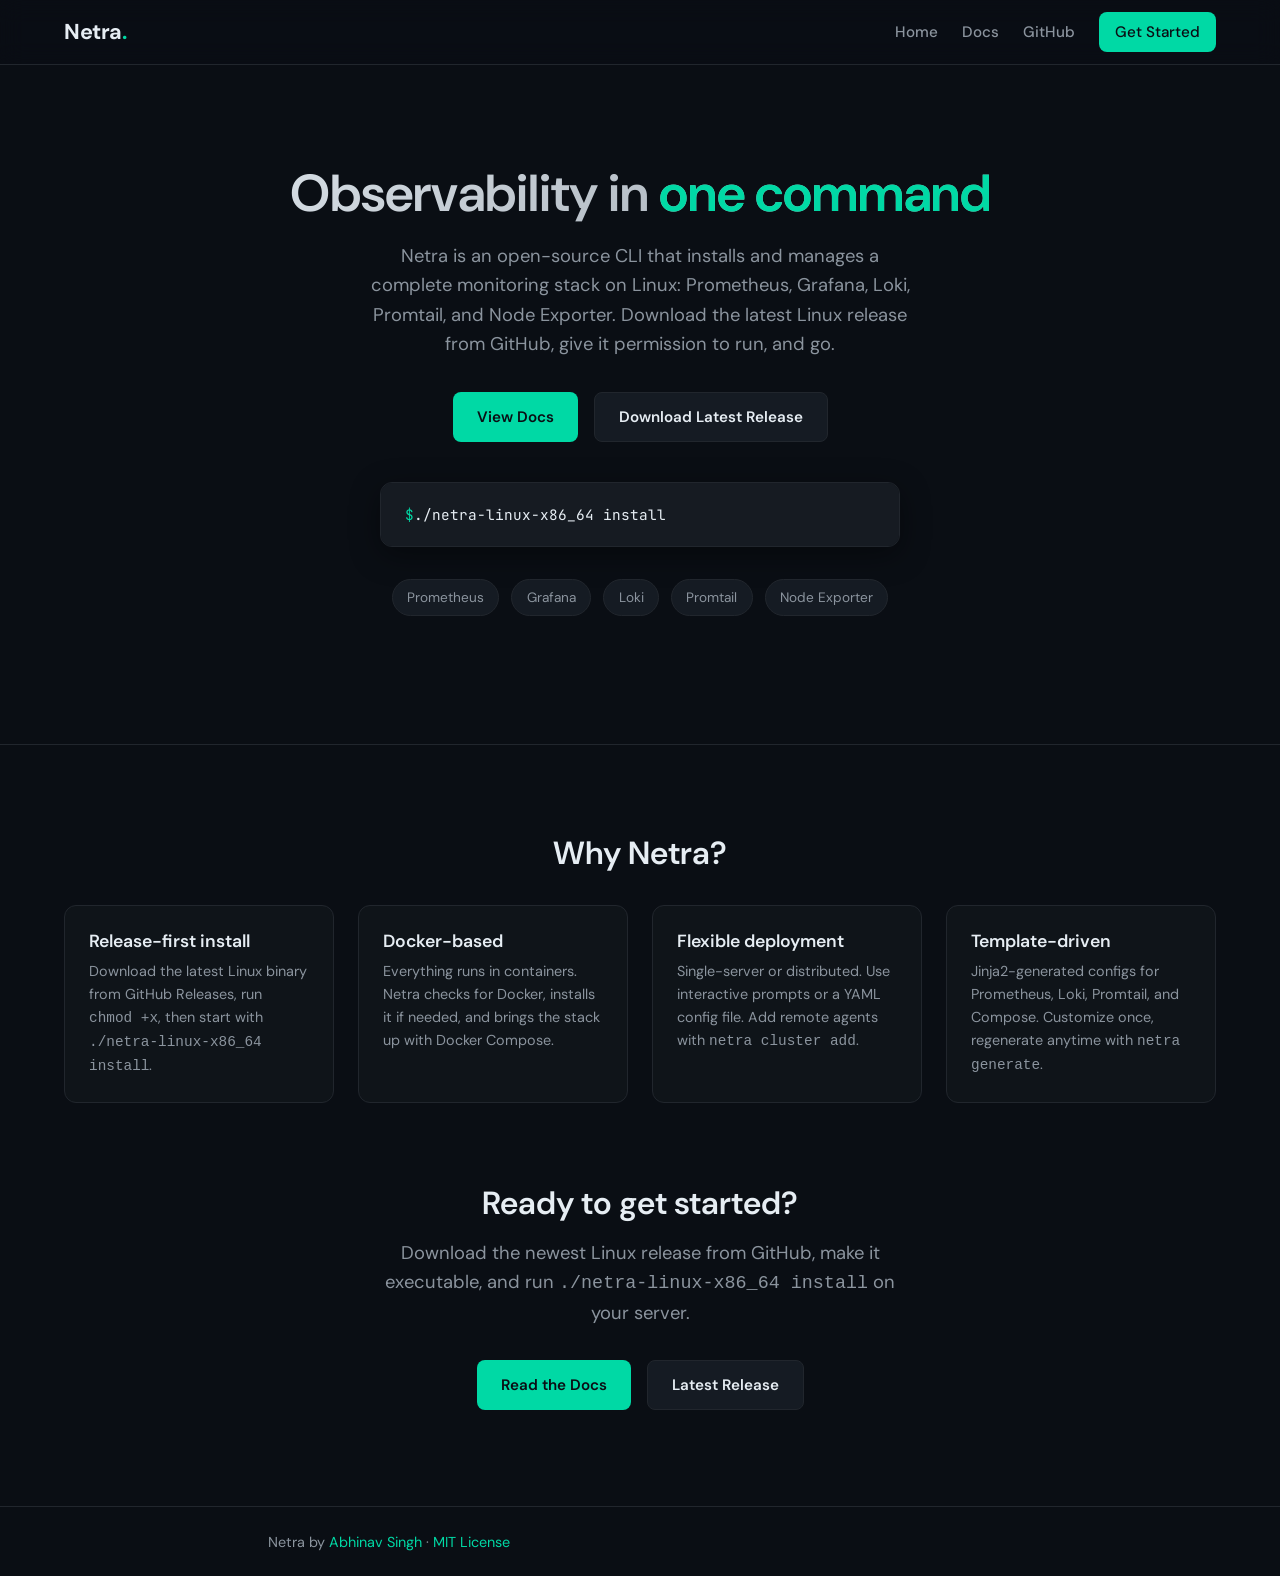
<file: index.html>
<!DOCTYPE html>
<html lang="en">
<head>
  <meta charset="UTF-8">
  <meta name="viewport" content="width=device-width, initial-scale=1.0">
  <title>Netra – Observability Stack Bootstrap CLI</title>
  <meta name="description" content="One-command observability: deploy Prometheus, Grafana, Loki, Promtail & Node Exporter on Linux.">
  <link rel="preconnect" href="https://fonts.googleapis.com">
  <link rel="preconnect" href="https://fonts.gstatic.com" crossorigin>
  <link href="https://fonts.googleapis.com/css2?family=DM+Sans:ital,opsz,wght@0,9..40,400;0,9..40,500;0,9..40,600;0,9..40,700&family=JetBrains+Mono:wght@400;500&display=swap" rel="stylesheet">
  <link rel="stylesheet" href="website/css/style.css">
</head>
<body>
  <header class="site-header">
    <div class="container">
      <a href="index.html" class="logo">Netra<span>.</span></a>
      <button class="menu-toggle" id="menu-toggle" aria-label="Toggle menu">☰</button>
      <nav>
        <ul class="nav-links" id="nav-links">
          <li><a href="index.html">Home</a></li>
          <li><a href="website/docs.html">Docs</a></li>
          <li><a href="https://github.com/imabhinavdev/netra" target="_blank" rel="noopener">GitHub</a></li>
          <li><a href="website/docs.html#installation" class="nav-cta">Get Started</a></li>
        </ul>
      </nav>
    </div>
  </header>

  <main>
    <section class="hero">
      <div class="container">
        <h1>Observability in <span class="accent">one command</span></h1>
        <p>Netra is an open-source CLI that installs and manages a complete monitoring stack on Linux: Prometheus, Grafana, Loki, Promtail, and Node Exporter. Download the latest Linux release from GitHub, give it permission to run, and go.</p>
        <div class="hero-buttons">
          <a href="website/docs.html#installation" class="btn btn-primary">View Docs</a>
          <a href="https://github.com/imabhinavdev/netra/releases/latest" class="btn btn-secondary" target="_blank" rel="noopener">Download Latest Release</a>
        </div>
        <div class="hero-code">
          <pre><span class="prompt">$</span>./netra-linux-x86_64 install</pre>
        </div>
        <div class="stack-list">
          <span class="stack-badge">Prometheus</span>
          <span class="stack-badge">Grafana</span>
          <span class="stack-badge">Loki</span>
          <span class="stack-badge">Promtail</span>
          <span class="stack-badge">Node Exporter</span>
        </div>
      </div>
    </section>

    <section class="features">
      <div class="container">
        <h2>Why Netra?</h2>
        <div class="features-grid">
          <article class="feature-card">
            <h3>Release-first install</h3>
            <p>Download the latest Linux binary from GitHub Releases, run <code>chmod +x</code>, then start with <code>./netra-linux-x86_64 install</code>.</p>
          </article>
          <article class="feature-card">
            <h3>Docker-based</h3>
            <p>Everything runs in containers. Netra checks for Docker, installs it if needed, and brings the stack up with Docker Compose.</p>
          </article>
          <article class="feature-card">
            <h3>Flexible deployment</h3>
            <p>Single-server or distributed. Use interactive prompts or a YAML config file. Add remote agents with <code>netra cluster add</code>.</p>
          </article>
          <article class="feature-card">
            <h3>Template-driven</h3>
            <p>Jinja2-generated configs for Prometheus, Loki, Promtail, and Compose. Customize once, regenerate anytime with <code>netra generate</code>.</p>
          </article>
        </div>
      </div>
    </section>

    <section class="hero" style="padding-top: 2rem; padding-bottom: 3rem;">
      <div class="container">
        <h2 style="margin-top: 0;">Ready to get started?</h2>
        <p>Download the newest Linux release from GitHub, make it executable, and run <code>./netra-linux-x86_64 install</code> on your server.</p>
        <div class="hero-buttons">
          <a href="website/docs.html" class="btn btn-primary">Read the Docs</a>
          <a href="https://github.com/imabhinavdev/netra/releases/latest" class="btn btn-secondary" target="_blank" rel="noopener">Latest Release</a>
        </div>
      </div>
    </section>
  </main>

  <footer class="site-footer">
    <div class="container">
      <p>Netra by <a href="https://github.com/imabhinavdev" target="_blank" rel="noopener">Abhinav Singh</a> · <a href="https://github.com/imabhinavdev/netra/blob/main/LICENSE">MIT License</a></p>
    </div>
  </footer>

  <script>
    document.getElementById('menu-toggle').addEventListener('click', function () {
      document.getElementById('nav-links').classList.toggle('is-open');
    });
  </script>
</body>
</html>
</file>
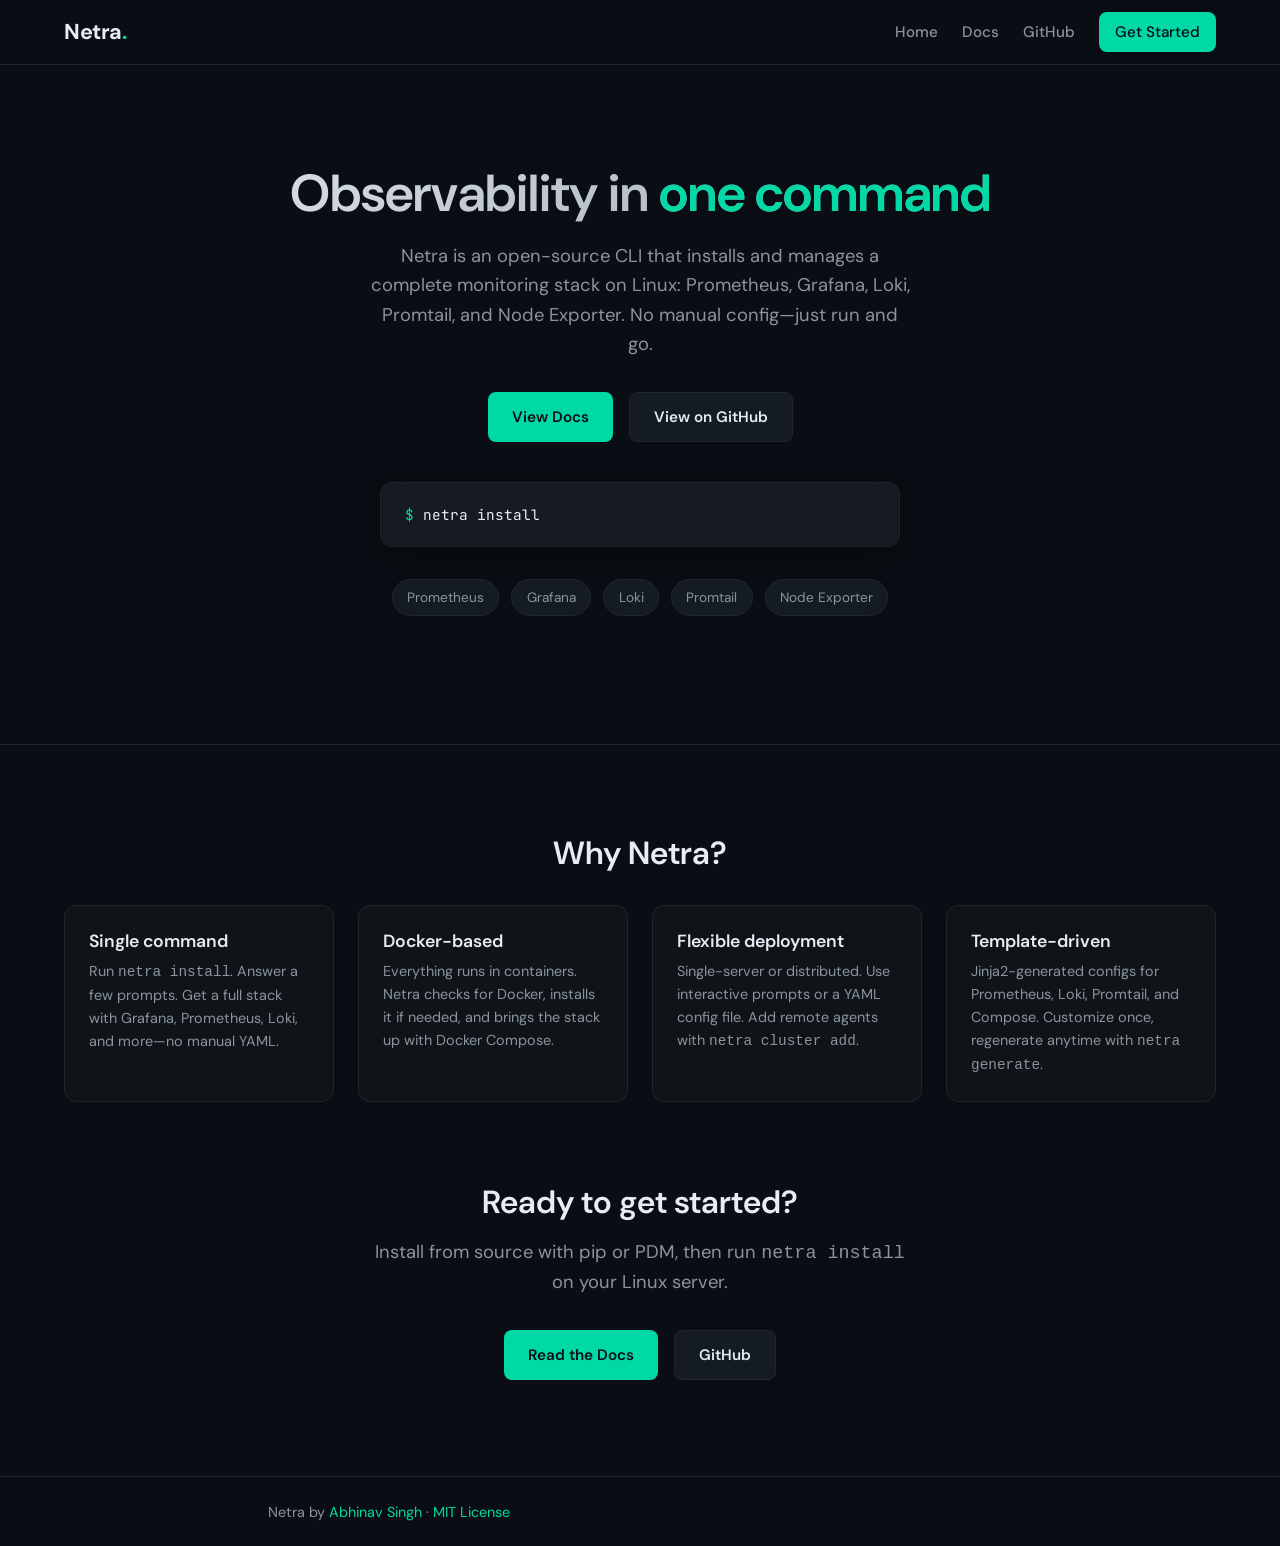
<file: website/index.html>
<!DOCTYPE html>
<html lang="en">
<head>
  <meta charset="UTF-8">
  <meta name="viewport" content="width=device-width, initial-scale=1.0">
  <title>Netra – Observability Stack Bootstrap CLI</title>
  <meta name="description" content="One-command observability: deploy Prometheus, Grafana, Loki, Promtail & Node Exporter on Linux.">
  <link rel="preconnect" href="https://fonts.googleapis.com">
  <link rel="preconnect" href="https://fonts.gstatic.com" crossorigin>
  <link href="https://fonts.googleapis.com/css2?family=DM+Sans:ital,opsz,wght@0,9..40,400;0,9..40,500;0,9..40,600;0,9..40,700&family=JetBrains+Mono:wght@400;500&display=swap" rel="stylesheet">
  <link rel="stylesheet" href="css/style.css">
</head>
<body>
  <header class="site-header">
    <div class="container">
      <a href="index.html" class="logo">Netra<span>.</span></a>
      <button class="menu-toggle" id="menu-toggle" aria-label="Toggle menu">☰</button>
      <nav>
        <ul class="nav-links" id="nav-links">
          <li><a href="index.html">Home</a></li>
          <li><a href="docs.html">Docs</a></li>
          <li><a href="https://github.com/imabhinavdev/netra" target="_blank" rel="noopener">GitHub</a></li>
          <li><a href="docs.html#installation" class="nav-cta">Get Started</a></li>
        </ul>
      </nav>
    </div>
  </header>

  <main>
    <section class="hero">
      <div class="container">
        <h1>Observability in <span class="accent">one command</span></h1>
        <p>Netra is an open-source CLI that installs and manages a complete monitoring stack on Linux: Prometheus, Grafana, Loki, Promtail, and Node Exporter. No manual config—just run and go.</p>
        <div class="hero-buttons">
          <a href="docs.html#installation" class="btn btn-primary">View Docs</a>
          <a href="https://github.com/imabhinavdev/netra" class="btn btn-secondary" target="_blank" rel="noopener">View on GitHub</a>
        </div>
        <div class="hero-code">
          <pre><span class="prompt">$</span> netra install</pre>
        </div>
        <div class="stack-list">
          <span class="stack-badge">Prometheus</span>
          <span class="stack-badge">Grafana</span>
          <span class="stack-badge">Loki</span>
          <span class="stack-badge">Promtail</span>
          <span class="stack-badge">Node Exporter</span>
        </div>
      </div>
    </section>

    <section class="features">
      <div class="container">
        <h2>Why Netra?</h2>
        <div class="features-grid">
          <article class="feature-card">
            <h3>Single command</h3>
            <p>Run <code>netra install</code>. Answer a few prompts. Get a full stack with Grafana, Prometheus, Loki, and more—no manual YAML.</p>
          </article>
          <article class="feature-card">
            <h3>Docker-based</h3>
            <p>Everything runs in containers. Netra checks for Docker, installs it if needed, and brings the stack up with Docker Compose.</p>
          </article>
          <article class="feature-card">
            <h3>Flexible deployment</h3>
            <p>Single-server or distributed. Use interactive prompts or a YAML config file. Add remote agents with <code>netra cluster add</code>.</p>
          </article>
          <article class="feature-card">
            <h3>Template-driven</h3>
            <p>Jinja2-generated configs for Prometheus, Loki, Promtail, and Compose. Customize once, regenerate anytime with <code>netra generate</code>.</p>
          </article>
        </div>
      </div>
    </section>

    <section class="hero" style="padding-top: 2rem; padding-bottom: 3rem;">
      <div class="container">
        <h2 style="margin-top: 0;">Ready to get started?</h2>
        <p>Install from source with pip or PDM, then run <code>netra install</code> on your Linux server.</p>
        <div class="hero-buttons">
          <a href="docs.html" class="btn btn-primary">Read the Docs</a>
          <a href="https://github.com/imabhinavdev/netra" class="btn btn-secondary" target="_blank" rel="noopener">GitHub</a>
        </div>
      </div>
    </section>
  </main>

  <footer class="site-footer">
    <div class="container">
      <p>Netra by <a href="https://github.com/imabhinavdev" target="_blank" rel="noopener">Abhinav Singh</a> · <a href="https://github.com/imabhinavdev/netra/blob/main/LICENSE">MIT License</a></p>
    </div>
  </footer>

  <script>
    document.getElementById('menu-toggle').addEventListener('click', function () {
      document.getElementById('nav-links').classList.toggle('is-open');
    });
  </script>
</body>
</html>
</file>
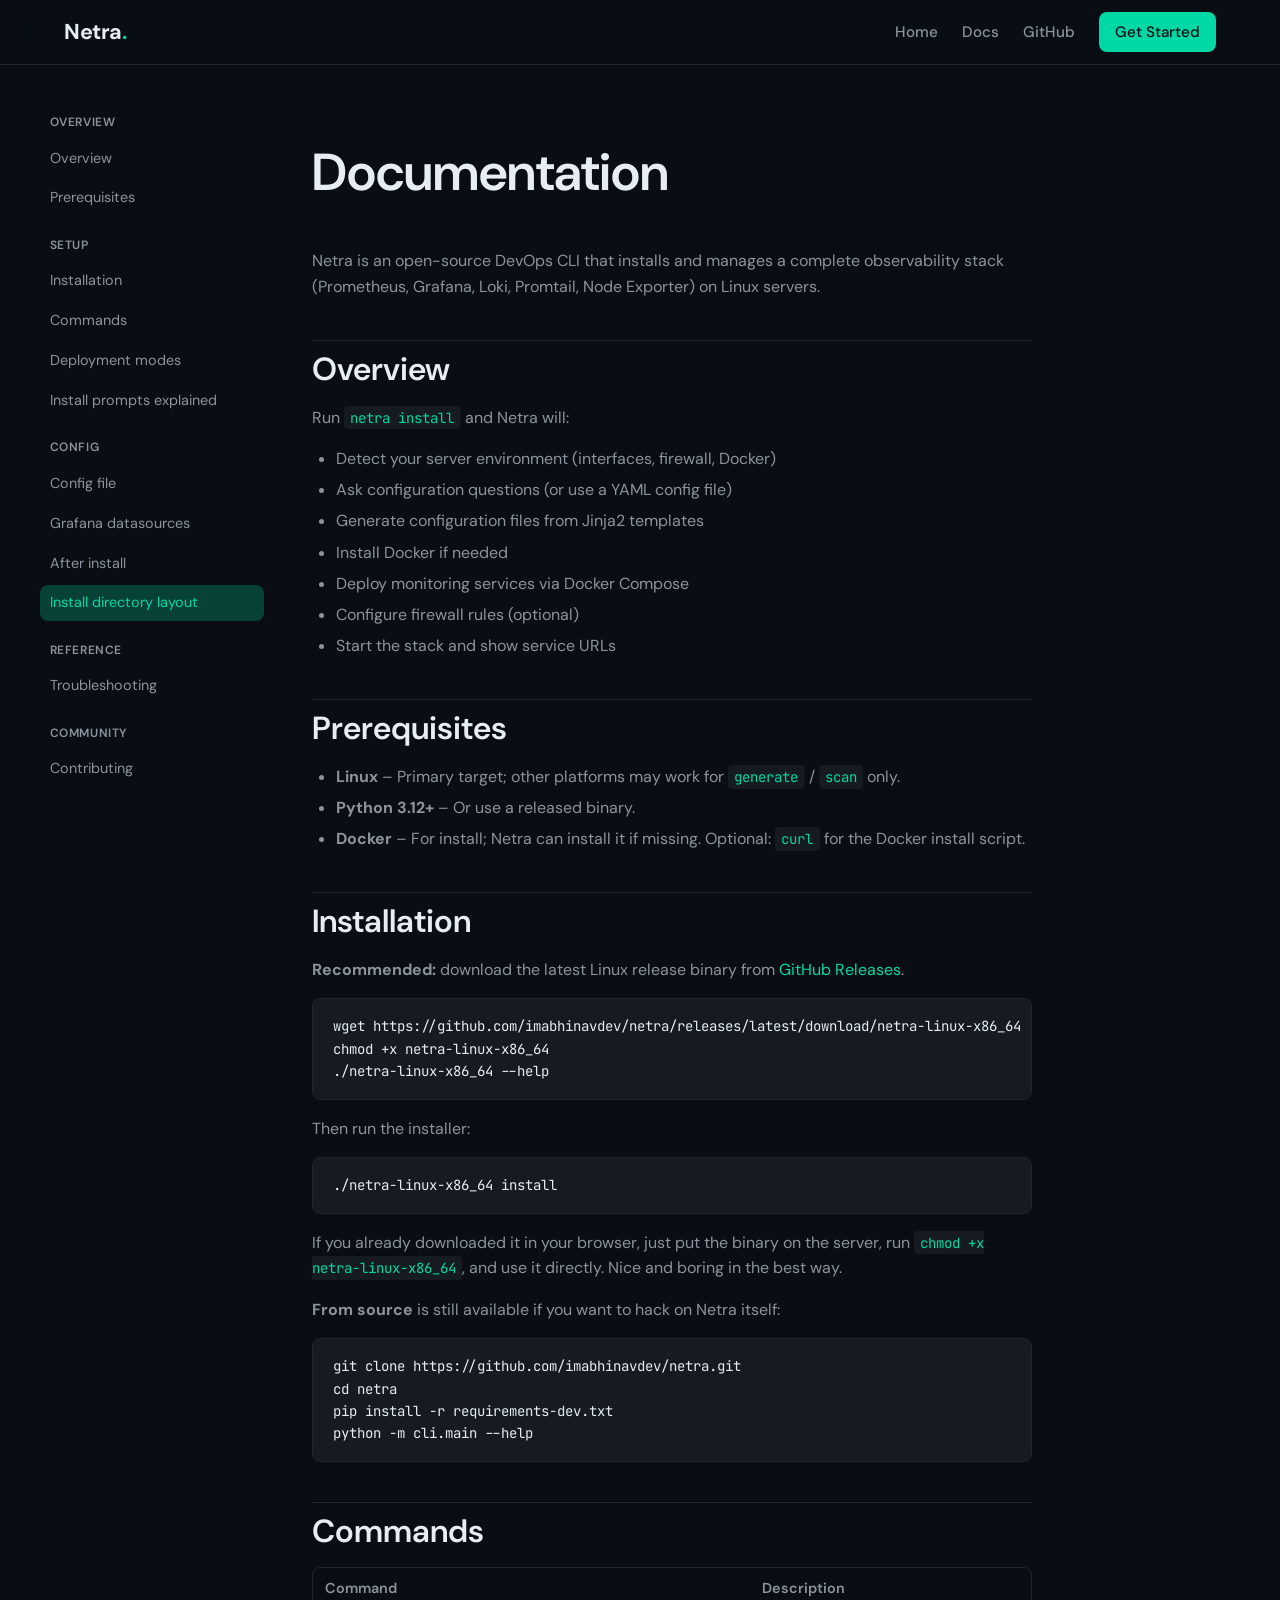
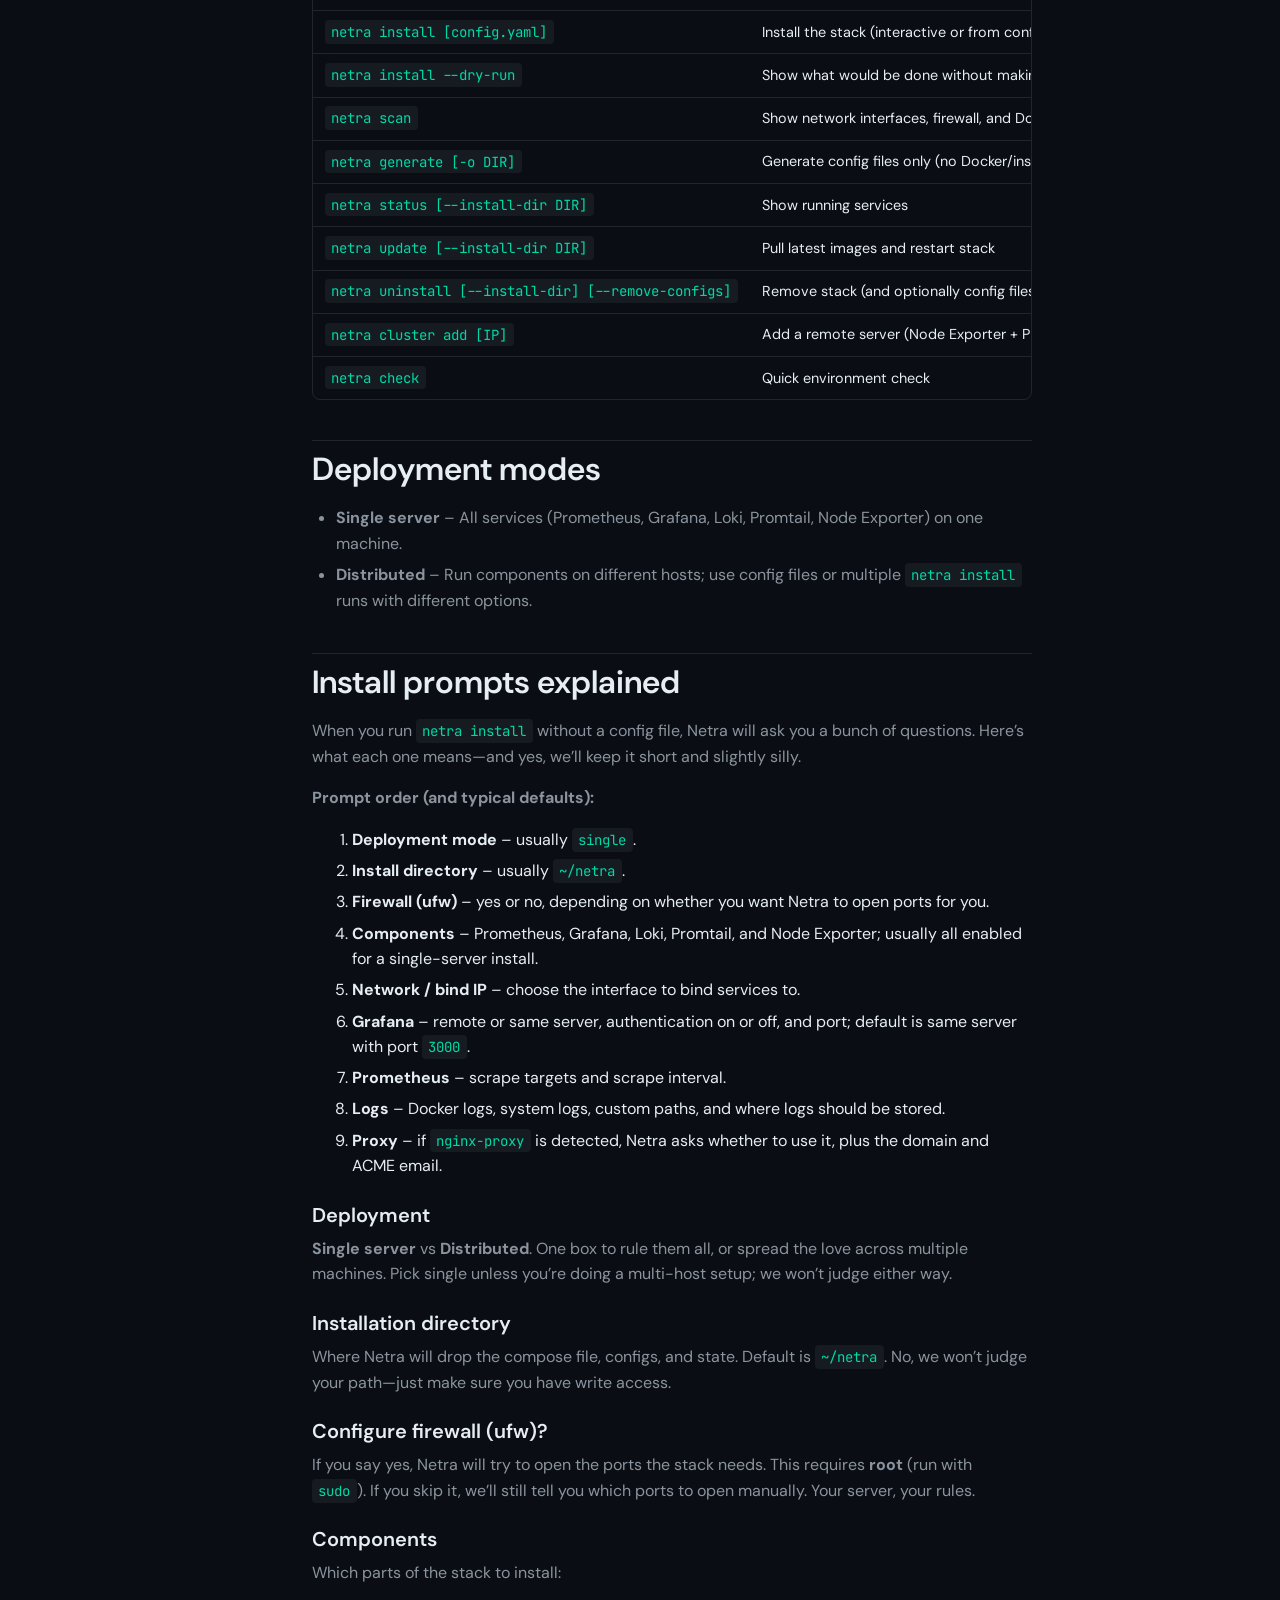
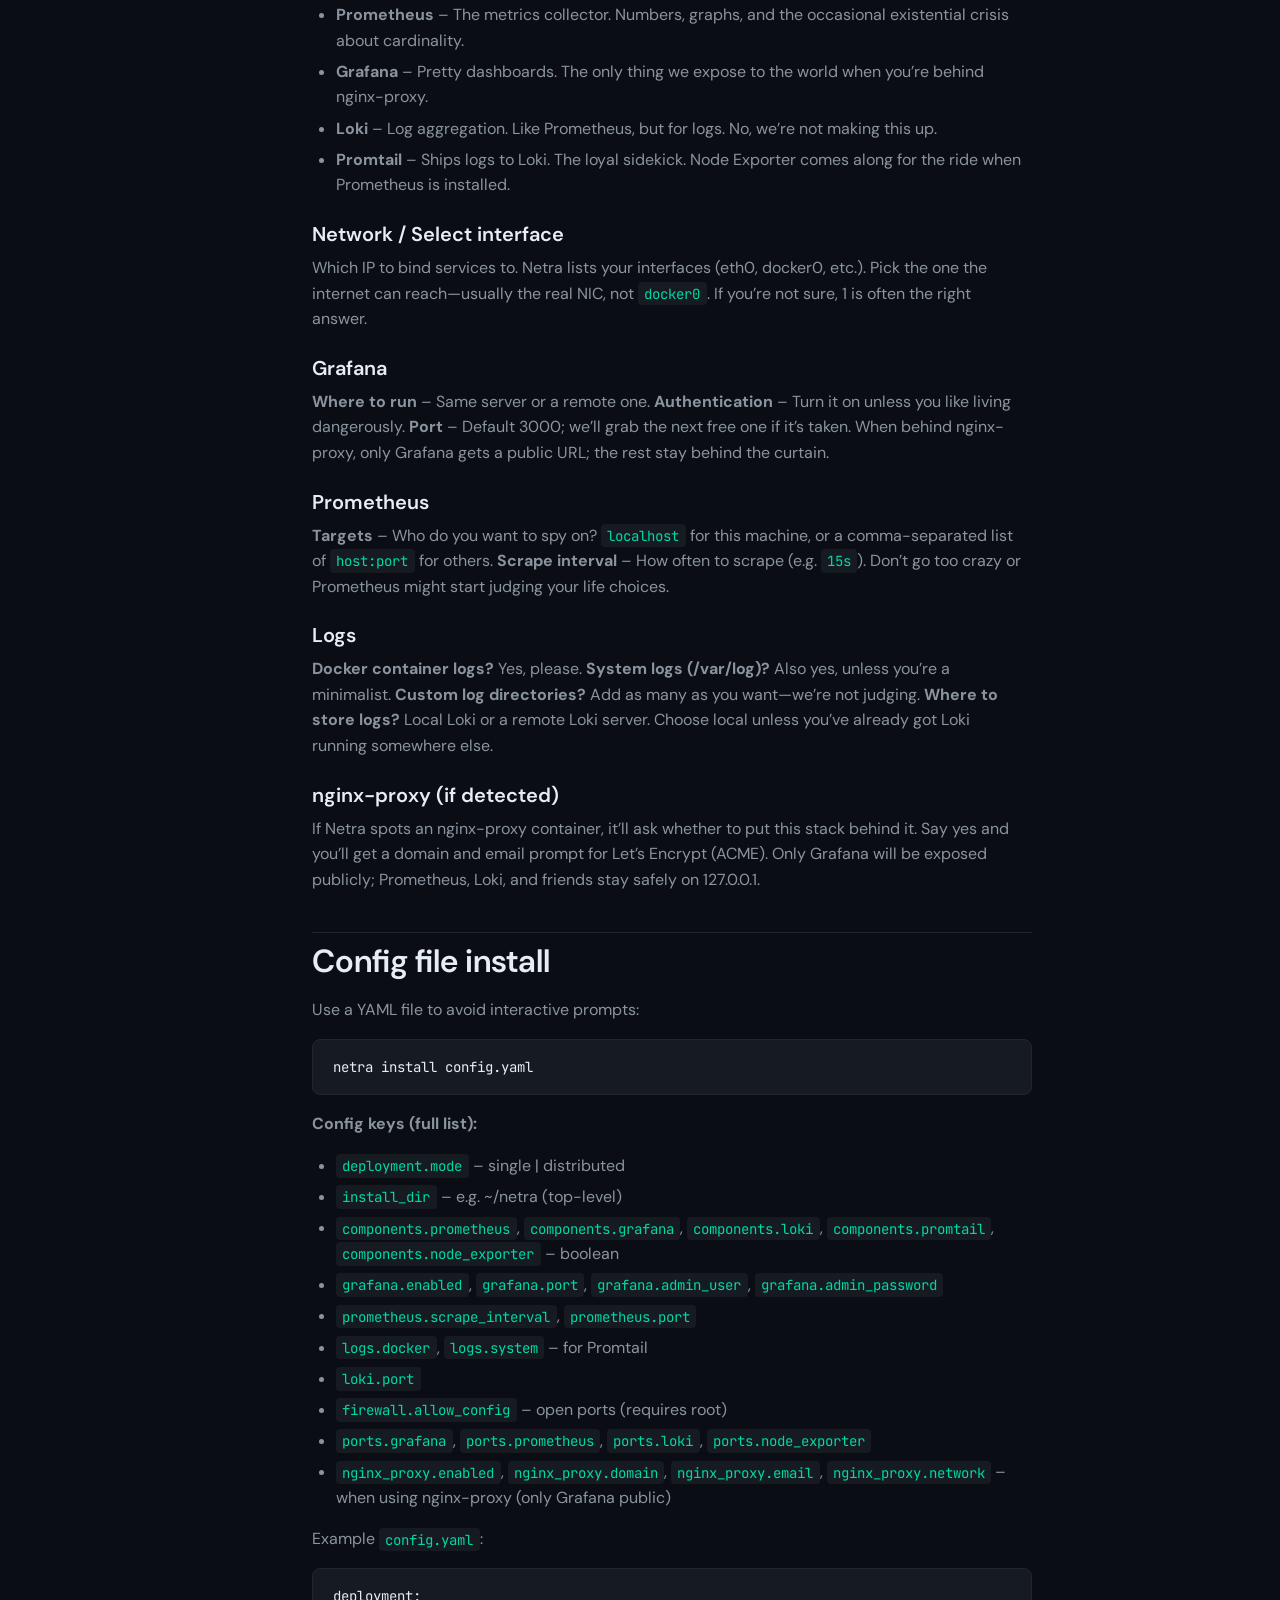
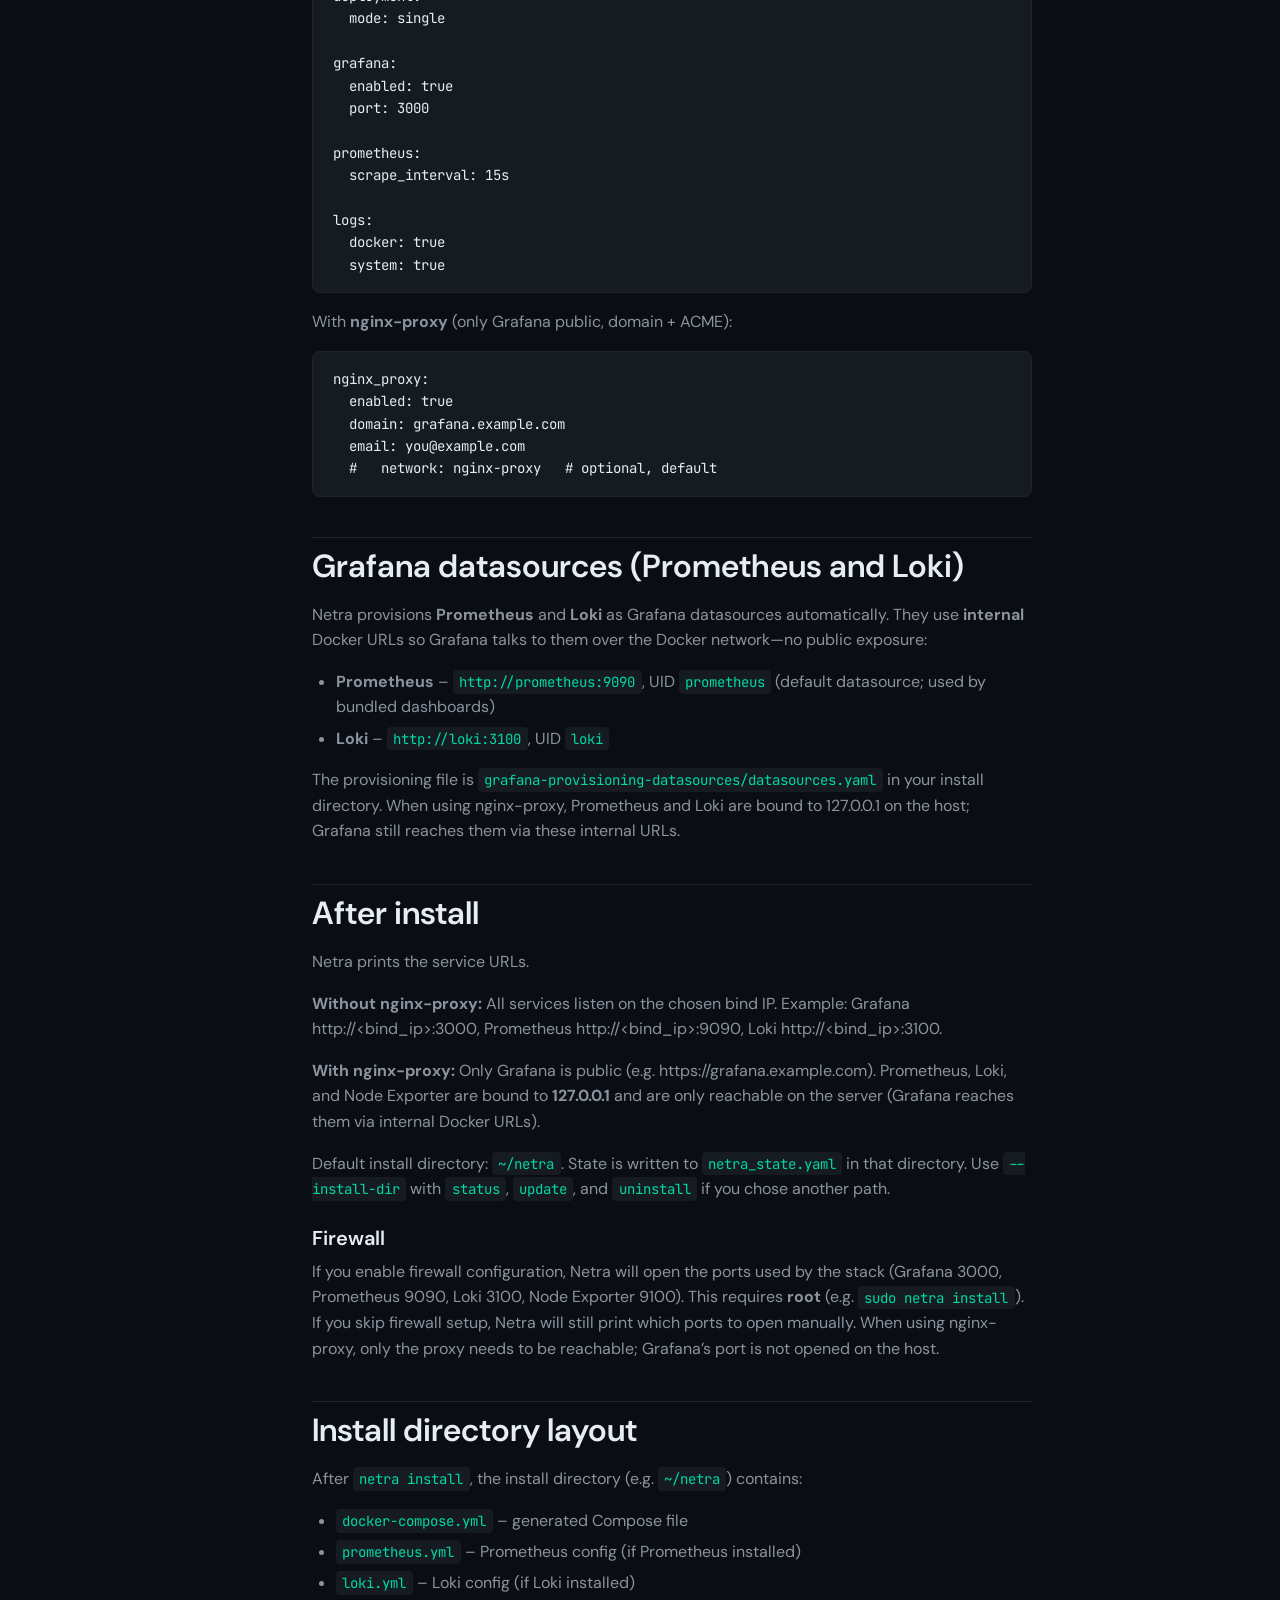
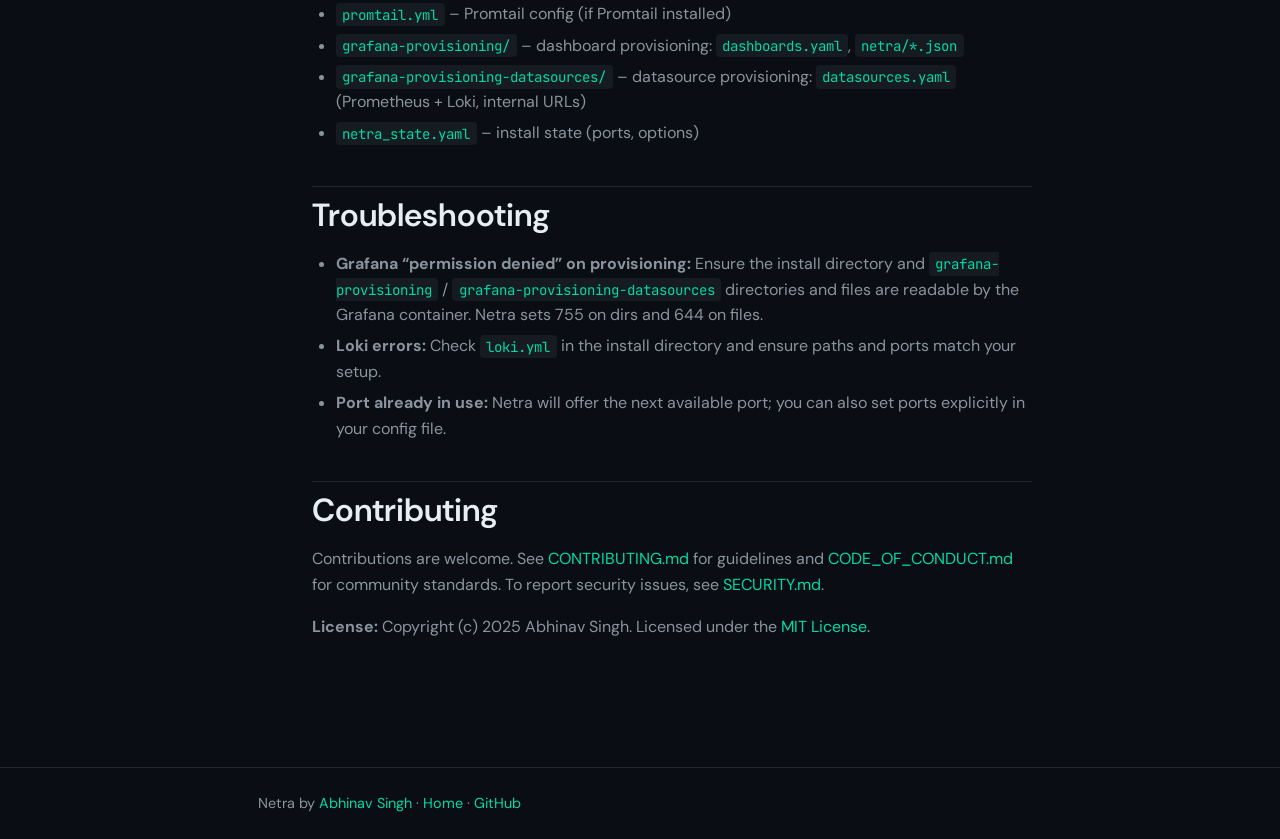
<file: website/docs.html>
<!DOCTYPE html>
<html lang="en">
<head>
  <meta charset="UTF-8">
  <meta name="viewport" content="width=device-width, initial-scale=1.0">
  <title>Docs – Netra</title>
  <meta name="description" content="Netra documentation: installation, commands, config, and deployment.">
  <link rel="preconnect" href="https://fonts.googleapis.com">
  <link rel="preconnect" href="https://fonts.gstatic.com" crossorigin>
  <link href="https://fonts.googleapis.com/css2?family=DM+Sans:ital,opsz,wght@0,9..40,400;0,9..40,500;0,9..40,600;0,9..40,700&family=JetBrains+Mono:wght@400;500&display=swap" rel="stylesheet">
  <link rel="stylesheet" href="css/style.css">
</head>
<body>
  <header class="site-header">
    <div class="container">
      <a href="../index.html" class="logo">Netra<span>.</span></a>
      <button class="menu-toggle" id="menu-toggle" aria-label="Toggle menu">☰</button>
      <nav>
        <ul class="nav-links" id="nav-links">
          <li><a href="../index.html">Home</a></li>
          <li><a href="website/docs.html" class="active">Docs</a></li>
          <li><a href="https://github.com/imabhinavdev/netra" target="_blank" rel="noopener">GitHub</a></li>
          <li><a href="#installation" class="nav-cta">Get Started</a></li>
        </ul>
      </nav>
    </div>
  </header>

  <div class="container docs-layout">
    <div class="docs-sidebar-overlay" id="docs-sidebar-overlay" aria-hidden="true"></div>
    <aside class="docs-sidebar" id="docs-sidebar">
      <nav>
        <span class="nav-section">Overview</span>
        <a href="#overview">Overview</a>
        <a href="#prerequisites">Prerequisites</a>
        <span class="nav-section">Setup</span>
        <a href="#installation">Installation</a>
        <a href="#commands">Commands</a>
        <a href="#deployment-modes">Deployment modes</a>
        <a href="#install-prompts">Install prompts explained</a>
        <span class="nav-section">Config</span>
        <a href="#config-file">Config file</a>
        <a href="#grafana-datasources">Grafana datasources</a>
        <a href="#after-install">After install</a>
        <a href="#install-dir-layout">Install directory layout</a>
        <span class="nav-section">Reference</span>
        <a href="#troubleshooting">Troubleshooting</a>
        <span class="nav-section">Community</span>
        <a href="#contributing">Contributing</a>
      </nav>
    </aside>

    <article class="docs-content">
      <button type="button" class="docs-sidebar-toggle" id="docs-sidebar-toggle" aria-label="Open table of contents">Contents</button>
      <h1>Documentation</h1>
      <p>Netra is an open-source DevOps CLI that installs and manages a complete observability stack (Prometheus, Grafana, Loki, Promtail, Node Exporter) on Linux servers.</p>

      <h2 id="overview">Overview</h2>
      <p>Run <code>netra install</code> and Netra will:</p>
      <ul>
        <li>Detect your server environment (interfaces, firewall, Docker)</li>
        <li>Ask configuration questions (or use a YAML config file)</li>
        <li>Generate configuration files from Jinja2 templates</li>
        <li>Install Docker if needed</li>
        <li>Deploy monitoring services via Docker Compose</li>
        <li>Configure firewall rules (optional)</li>
        <li>Start the stack and show service URLs</li>
      </ul>

      <h2 id="prerequisites">Prerequisites</h2>
      <ul>
        <li><strong>Linux</strong> – Primary target; other platforms may work for <code>generate</code> / <code>scan</code> only.</li>
        <li><strong>Python 3.12+</strong> – Or use a released binary.</li>
        <li><strong>Docker</strong> – For install; Netra can install it if missing. Optional: <code>curl</code> for the Docker install script.</li>
      </ul>

      <h2 id="installation">Installation</h2>
      <p><strong>Recommended:</strong> download the latest Linux release binary from <a href="https://github.com/imabhinavdev/netra/releases/latest" target="_blank" rel="noopener">GitHub Releases</a>.</p>
      <pre><code>wget https://github.com/imabhinavdev/netra/releases/latest/download/netra-linux-x86_64
chmod +x netra-linux-x86_64
./netra-linux-x86_64 --help</code></pre>

      <p>Then run the installer:</p>
      <pre><code>./netra-linux-x86_64 install</code></pre>

      <p>If you already downloaded it in your browser, just put the binary on the server, run <code>chmod +x netra-linux-x86_64</code>, and use it directly. Nice and boring in the best way.</p>

      <p><strong>From source</strong> is still available if you want to hack on Netra itself:</p>
      <pre><code>git clone https://github.com/imabhinavdev/netra.git
cd netra
pip install -r requirements-dev.txt
python -m cli.main --help</code></pre>

      <h2 id="commands">Commands</h2>
      <div class="table-wrapper">
      <table>
        <thead>
          <tr>
            <th>Command</th>
            <th>Description</th>
          </tr>
        </thead>
        <tbody>
          <tr><td><code>netra install [config.yaml]</code></td><td>Install the stack (interactive or from config file)</td></tr>
          <tr><td><code>netra install --dry-run</code></td><td>Show what would be done without making changes</td></tr>
          <tr><td><code>netra scan</code></td><td>Show network interfaces, firewall, and Docker status</td></tr>
          <tr><td><code>netra generate [-o DIR]</code></td><td>Generate config files only (no Docker/install)</td></tr>
          <tr><td><code>netra status [--install-dir DIR]</code></td><td>Show running services</td></tr>
          <tr><td><code>netra update [--install-dir DIR]</code></td><td>Pull latest images and restart stack</td></tr>
          <tr><td><code>netra uninstall [--install-dir] [--remove-configs]</code></td><td>Remove stack (and optionally config files)</td></tr>
          <tr><td><code>netra cluster add [IP]</code></td><td>Add a remote server (Node Exporter + Promtail via SSH)</td></tr>
          <tr><td><code>netra check</code></td><td>Quick environment check</td></tr>
        </tbody>
      </table>
      </div>

      <h2 id="deployment-modes">Deployment modes</h2>
      <ul>
        <li><strong>Single server</strong> – All services (Prometheus, Grafana, Loki, Promtail, Node Exporter) on one machine.</li>
        <li><strong>Distributed</strong> – Run components on different hosts; use config files or multiple <code>netra install</code> runs with different options.</li>
      </ul>

      <h2 id="install-prompts">Install prompts explained</h2>
      <p>When you run <code>netra install</code> without a config file, Netra will ask you a bunch of questions. Here’s what each one means—and yes, we’ll keep it short and slightly silly.</p>

      <p><strong>Prompt order (and typical defaults):</strong></p>
      <ol>
        <li><strong>Deployment mode</strong> – usually <code>single</code>.</li>
        <li><strong>Install directory</strong> – usually <code>~/netra</code>.</li>
        <li><strong>Firewall (ufw)</strong> – yes or no, depending on whether you want Netra to open ports for you.</li>
        <li><strong>Components</strong> – Prometheus, Grafana, Loki, Promtail, and Node Exporter; usually all enabled for a single-server install.</li>
        <li><strong>Network / bind IP</strong> – choose the interface to bind services to.</li>
        <li><strong>Grafana</strong> – remote or same server, authentication on or off, and port; default is same server with port <code>3000</code>.</li>
        <li><strong>Prometheus</strong> – scrape targets and scrape interval.</li>
        <li><strong>Logs</strong> – Docker logs, system logs, custom paths, and where logs should be stored.</li>
        <li><strong>Proxy</strong> – if <code>nginx-proxy</code> is detected, Netra asks whether to use it, plus the domain and ACME email.</li>
      </ol>

      <h3 id="prompt-deployment">Deployment</h3>
      <p><strong>Single server</strong> vs <strong>Distributed</strong>. One box to rule them all, or spread the love across multiple machines. Pick single unless you’re doing a multi-host setup; we won’t judge either way.</p>

      <h3 id="prompt-install-dir">Installation directory</h3>
      <p>Where Netra will drop the compose file, configs, and state. Default is <code>~/netra</code>. No, we won’t judge your path—just make sure you have write access.</p>

      <h3 id="prompt-firewall">Configure firewall (ufw)?</h3>
      <p>If you say yes, Netra will try to open the ports the stack needs. This requires <strong>root</strong> (run with <code>sudo</code>). If you skip it, we’ll still tell you which ports to open manually. Your server, your rules.</p>

      <h3 id="prompt-components">Components</h3>
      <p>Which parts of the stack to install:</p>
      <ul>
        <li><strong>Prometheus</strong> – The metrics collector. Numbers, graphs, and the occasional existential crisis about cardinality.</li>
        <li><strong>Grafana</strong> – Pretty dashboards. The only thing we expose to the world when you’re behind nginx-proxy.</li>
        <li><strong>Loki</strong> – Log aggregation. Like Prometheus, but for logs. No, we’re not making this up.</li>
        <li><strong>Promtail</strong> – Ships logs to Loki. The loyal sidekick. Node Exporter comes along for the ride when Prometheus is installed.</li>
      </ul>

      <h3 id="prompt-network">Network / Select interface</h3>
      <p>Which IP to bind services to. Netra lists your interfaces (eth0, docker0, etc.). Pick the one the internet can reach—usually the real NIC, not <code>docker0</code>. If you’re not sure, 1 is often the right answer.</p>

      <h3 id="prompt-grafana">Grafana</h3>
      <p><strong>Where to run</strong> – Same server or a remote one. <strong>Authentication</strong> – Turn it on unless you like living dangerously. <strong>Port</strong> – Default 3000; we’ll grab the next free one if it’s taken. When behind nginx-proxy, only Grafana gets a public URL; the rest stay behind the curtain.</p>

      <h3 id="prompt-prometheus">Prometheus</h3>
      <p><strong>Targets</strong> – Who do you want to spy on? <code>localhost</code> for this machine, or a comma-separated list of <code>host:port</code> for others. <strong>Scrape interval</strong> – How often to scrape (e.g. <code>15s</code>). Don’t go too crazy or Prometheus might start judging your life choices.</p>

      <h3 id="prompt-logs">Logs</h3>
      <p><strong>Docker container logs?</strong> Yes, please. <strong>System logs (/var/log)?</strong> Also yes, unless you’re a minimalist. <strong>Custom log directories?</strong> Add as many as you want—we’re not judging. <strong>Where to store logs?</strong> Local Loki or a remote Loki server. Choose local unless you’ve already got Loki running somewhere else.</p>

      <h3 id="prompt-proxy">nginx-proxy (if detected)</h3>
      <p>If Netra spots an nginx-proxy container, it’ll ask whether to put this stack behind it. Say yes and you’ll get a domain and email prompt for Let’s Encrypt (ACME). Only Grafana will be exposed publicly; Prometheus, Loki, and friends stay safely on 127.0.0.1.</p>

      <h2 id="config-file">Config file install</h2>
      <p>Use a YAML file to avoid interactive prompts:</p>
      <pre><code>netra install config.yaml</code></pre>

      <p><strong>Config keys (full list):</strong></p>
      <ul>
        <li><code>deployment.mode</code> – single | distributed</li>
        <li><code>install_dir</code> – e.g. ~/netra (top-level)</li>
        <li><code>components.prometheus</code>, <code>components.grafana</code>, <code>components.loki</code>, <code>components.promtail</code>, <code>components.node_exporter</code> – boolean</li>
        <li><code>grafana.enabled</code>, <code>grafana.port</code>, <code>grafana.admin_user</code>, <code>grafana.admin_password</code></li>
        <li><code>prometheus.scrape_interval</code>, <code>prometheus.port</code></li>
        <li><code>logs.docker</code>, <code>logs.system</code> – for Promtail</li>
        <li><code>loki.port</code></li>
        <li><code>firewall.allow_config</code> – open ports (requires root)</li>
        <li><code>ports.grafana</code>, <code>ports.prometheus</code>, <code>ports.loki</code>, <code>ports.node_exporter</code></li>
        <li><code>nginx_proxy.enabled</code>, <code>nginx_proxy.domain</code>, <code>nginx_proxy.email</code>, <code>nginx_proxy.network</code> – when using nginx-proxy (only Grafana public)</li>
      </ul>

      <p>Example <code>config.yaml</code>:</p>
      <pre><code>deployment:
  mode: single

grafana:
  enabled: true
  port: 3000

prometheus:
  scrape_interval: 15s

logs:
  docker: true
  system: true</code></pre>

      <p>With <strong>nginx-proxy</strong> (only Grafana public, domain + ACME):</p>
      <pre><code>nginx_proxy:
  enabled: true
  domain: grafana.example.com
  email: you@example.com
  #   network: nginx-proxy   # optional, default</code></pre>

      <h2 id="grafana-datasources">Grafana datasources (Prometheus and Loki)</h2>
      <p>Netra provisions <strong>Prometheus</strong> and <strong>Loki</strong> as Grafana datasources automatically. They use <strong>internal</strong> Docker URLs so Grafana talks to them over the Docker network—no public exposure:</p>
      <ul>
        <li><strong>Prometheus</strong> – <code>http://prometheus:9090</code>, UID <code>prometheus</code> (default datasource; used by bundled dashboards)</li>
        <li><strong>Loki</strong> – <code>http://loki:3100</code>, UID <code>loki</code></li>
      </ul>
      <p>The provisioning file is <code>grafana-provisioning-datasources/datasources.yaml</code> in your install directory. When using nginx-proxy, Prometheus and Loki are bound to 127.0.0.1 on the host; Grafana still reaches them via these internal URLs.</p>

      <h2 id="after-install">After install</h2>
      <p>Netra prints the service URLs.</p>
      <p><strong>Without nginx-proxy:</strong> All services listen on the chosen bind IP. Example: Grafana http://&lt;bind_ip&gt;:3000, Prometheus http://&lt;bind_ip&gt;:9090, Loki http://&lt;bind_ip&gt;:3100.</p>
      <p><strong>With nginx-proxy:</strong> Only Grafana is public (e.g. https://grafana.example.com). Prometheus, Loki, and Node Exporter are bound to <strong>127.0.0.1</strong> and are only reachable on the server (Grafana reaches them via internal Docker URLs).</p>
      <p>Default install directory: <code>~/netra</code>. State is written to <code>netra_state.yaml</code> in that directory. Use <code>--install-dir</code> with <code>status</code>, <code>update</code>, and <code>uninstall</code> if you chose another path.</p>

      <h3 id="firewall">Firewall</h3>
      <p>If you enable firewall configuration, Netra will open the ports used by the stack (Grafana 3000, Prometheus 9090, Loki 3100, Node Exporter 9100). This requires <strong>root</strong> (e.g. <code>sudo netra install</code>). If you skip firewall setup, Netra will still print which ports to open manually. When using nginx-proxy, only the proxy needs to be reachable; Grafana’s port is not opened on the host.</p>

      <h2 id="install-dir-layout">Install directory layout</h2>
      <p>After <code>netra install</code>, the install directory (e.g. <code>~/netra</code>) contains:</p>
      <ul>
        <li><code>docker-compose.yml</code> – generated Compose file</li>
        <li><code>prometheus.yml</code> – Prometheus config (if Prometheus installed)</li>
        <li><code>loki.yml</code> – Loki config (if Loki installed)</li>
        <li><code>promtail.yml</code> – Promtail config (if Promtail installed)</li>
        <li><code>grafana-provisioning/</code> – dashboard provisioning: <code>dashboards.yaml</code>, <code>netra/*.json</code></li>
        <li><code>grafana-provisioning-datasources/</code> – datasource provisioning: <code>datasources.yaml</code> (Prometheus + Loki, internal URLs)</li>
        <li><code>netra_state.yaml</code> – install state (ports, options)</li>
      </ul>

      <h2 id="troubleshooting">Troubleshooting</h2>
      <ul>
        <li><strong>Grafana “permission denied” on provisioning:</strong> Ensure the install directory and <code>grafana-provisioning</code> / <code>grafana-provisioning-datasources</code> directories and files are readable by the Grafana container. Netra sets 755 on dirs and 644 on files.</li>
        <li><strong>Loki errors:</strong> Check <code>loki.yml</code> in the install directory and ensure paths and ports match your setup.</li>
        <li><strong>Port already in use:</strong> Netra will offer the next available port; you can also set ports explicitly in your config file.</li>
      </ul>

      <h2 id="contributing">Contributing</h2>
      <p>Contributions are welcome. See <a href="https://github.com/imabhinavdev/netra/blob/main/CONTRIBUTING.md">CONTRIBUTING.md</a> for guidelines and <a href="https://github.com/imabhinavdev/netra/blob/main/CODE_OF_CONDUCT.md">CODE_OF_CONDUCT.md</a> for community standards. To report security issues, see <a href="https://github.com/imabhinavdev/netra/blob/main/SECURITY.md">SECURITY.md</a>.</p>

      <p><strong>License:</strong> Copyright (c) 2025 Abhinav Singh. Licensed under the <a href="https://github.com/imabhinavdev/netra/blob/main/LICENSE">MIT License</a>.</p>
    </article>
  </div>

  <footer class="site-footer">
    <div class="container">
      <p>Netra by <a href="https://github.com/imabhinavdev" target="_blank" rel="noopener">Abhinav Singh</a> · <a href="index.html">Home</a> · <a href="https://github.com/imabhinavdev/netra">GitHub</a></p>
    </div>
  </footer>

  <script>
    document.getElementById('menu-toggle').addEventListener('click', function () {
      document.getElementById('nav-links').classList.toggle('is-open');
    });

    (function () {
      var sidebar = document.getElementById('docs-sidebar');
      var overlay = document.getElementById('docs-sidebar-overlay');
      var toggle = document.getElementById('docs-sidebar-toggle');
      function openSidebar() {
        sidebar.classList.add('is-open');
        overlay.classList.add('is-open');
        overlay.setAttribute('aria-hidden', 'false');
        document.body.style.overflow = 'hidden';
      }
      function closeSidebar() {
        sidebar.classList.remove('is-open');
        overlay.classList.remove('is-open');
        overlay.setAttribute('aria-hidden', 'true');
        document.body.style.overflow = '';
      }
      if (toggle) toggle.addEventListener('click', openSidebar);
      if (overlay) overlay.addEventListener('click', closeSidebar);
      sidebar.querySelectorAll('a').forEach(function (a) {
        a.addEventListener('click', function () {
          if (window.innerWidth <= 900) closeSidebar();
        });
      });
    })();

    // Highlight active doc link from scroll position
    var sections = document.querySelectorAll('.docs-content h2[id]');
    var navLinks = document.querySelectorAll('.docs-sidebar a[href^="#"]');
    function updateActive() {
      var top = window.scrollY || document.documentElement.scrollTop;
      for (var i = sections.length - 1; i >= 0; i--) {
        if (sections[i].offsetTop - 100 <= top) {
          navLinks.forEach(function(a) {
            a.classList.remove('active');
            if (a.getAttribute('href') === '#' + sections[i].id) a.classList.add('active');
          });
          break;
        }
      }
    }
    window.addEventListener('scroll', updateActive);
    window.addEventListener('load', updateActive);
  </script>
</body>
</html>
</file>
<file: website/css/style.css>
/* Netra – website styles (responsive) */
:root {
  --bg: #0a0e14;
  --bg-card: #0f1419;
  --bg-elevated: #151b23;
  --text: #e6edf3;
  --text-muted: #8b949e;
  --accent: #00d9a5;
  --accent-dim: #00d9a540;
  --accent-hover: #00f0b5;
  --border: #21262d;
  --code-bg: #161b22;
  --radius: 12px;
  --radius-sm: 8px;
  --font-sans: "DM Sans", system-ui, sans-serif;
  --font-mono: "JetBrains Mono", "Fira Code", monospace;
  --shadow: 0 8px 30px rgba(0, 0, 0, 0.4);
  --transition: 0.2s ease;
}

* {
  box-sizing: border-box;
}

html {
  scroll-behavior: smooth;
}

body {
  margin: 0;
  font-family: var(--font-sans);
  background: var(--bg);
  color: var(--text);
  line-height: 1.6;
  -webkit-font-smoothing: antialiased;
}

/* Typography */
h1, h2, h3, h4 {
  font-weight: 600;
  line-height: 1.25;
  color: var(--text);
}

h1 { font-size: clamp(2rem, 5vw, 3.25rem); }
h2 { font-size: clamp(1.5rem, 3vw, 2rem); margin-top: 2.5rem; margin-bottom: 1rem; }
h3 { font-size: 1.25rem; margin-top: 1.5rem; margin-bottom: 0.5rem; }

p {
  margin: 0 0 1rem;
  color: var(--text-muted);
  max-width: 65ch;
}

a {
  color: var(--accent);
  text-decoration: none;
  transition: color var(--transition);
}

a:hover {
  color: var(--accent-hover);
}

.container {
  width: 100%;
  max-width: 1200px;
  margin: 0 auto;
  padding: 0 1.5rem;
}

@media (max-width: 480px) {
  .container { padding: 0 1rem; }
}

/* Header / Nav */
.site-header {
  position: sticky;
  top: 0;
  z-index: 100;
  background: rgba(10, 14, 20, 0.85);
  backdrop-filter: blur(12px);
  border-bottom: 1px solid var(--border);
}

.site-header .container {
  display: flex;
  align-items: center;
  justify-content: space-between;
  height: 64px;
}

.logo {
  font-weight: 700;
  font-size: 1.35rem;
  color: var(--text);
  letter-spacing: -0.02em;
}

.logo span { color: var(--accent); }

.nav-links {
  display: flex;
  align-items: center;
  gap: 1.5rem;
  list-style: none;
  margin: 0;
  padding: 0;
}

.nav-links a {
  color: var(--text-muted);
  font-weight: 500;
  font-size: 0.95rem;
}

.nav-links a:hover { color: var(--accent); }

.nav-cta {
  display: inline-flex;
  align-items: center;
  padding: 0.5rem 1rem;
  background: var(--accent);
  color: var(--bg) !important;
  border-radius: var(--radius-sm);
  font-weight: 600;
}

.nav-cta:hover {
  background: var(--accent-hover);
  color: var(--bg) !important;
}

/* Mobile menu */
.menu-toggle {
  display: none;
  background: none;
  border: none;
  color: var(--text);
  cursor: pointer;
  padding: 0.5rem;
  font-size: 1.5rem;
  min-width: 44px;
  min-height: 44px;
  align-items: center;
  justify-content: center;
  border-radius: var(--radius-sm);
  transition: background var(--transition);
}

.menu-toggle:hover {
  background: var(--bg-elevated);
}

@media (max-width: 768px) {
  .site-header .container { padding: 0 1rem; }
  .menu-toggle {
    display: flex;
    margin-left: auto;
  }
  .nav-links {
    position: fixed;
    top: 64px;
    left: 0;
    right: 0;
    background: var(--bg-card);
    border-bottom: 1px solid var(--border);
    flex-direction: column;
    padding: 1rem;
    gap: 0;
    transform: translateY(-100%);
    opacity: 0;
    visibility: hidden;
    pointer-events: none;
    transition: transform 0.25s ease, opacity 0.25s ease, visibility 0.25s;
    box-shadow: var(--shadow);
    max-height: calc(100vh - 64px);
    overflow-y: auto;
  }
  .nav-links.is-open {
    transform: translateY(0);
    opacity: 1;
    visibility: visible;
    pointer-events: auto;
  }
  .nav-links li {
    border-bottom: 1px solid var(--border);
  }
  .nav-links li:last-child { border-bottom: none; }
  .nav-links a {
    display: block;
    padding: 0.75rem 1rem;
    font-size: 1rem;
    min-height: 44px;
    display: flex;
    align-items: center;
  }
  .nav-cta { justify-content: center; margin-top: 0.25rem; }
}

/* Hero */
.hero {
  padding: clamp(2.5rem, 8vw, 6rem) 0;
  text-align: center;
}

@media (max-width: 480px) {
  .hero { padding: 2rem 0; }
  .hero h1 { font-size: 1.75rem; }
  .hero p { font-size: 1rem; margin-bottom: 1.5rem; }
  .hero-buttons { flex-direction: column; align-items: stretch; }
  .hero-buttons .btn { justify-content: center; }
  .hero-code { margin-top: 1.5rem; margin-left: 0; margin-right: 0; }
  .hero-code pre { padding: 1rem; font-size: 0.8rem; }
  .stack-list { margin: 1.25rem 0; gap: 0.5rem; }
  .stack-badge { font-size: 0.8rem; padding: 0.35rem 0.75rem; }
}

.hero h1 {
  margin: 0 0 1rem;
  background: linear-gradient(135deg, var(--text) 0%, var(--text-muted) 100%);
  -webkit-background-clip: text;
  -webkit-text-fill-color: transparent;
  background-clip: text;
}

.hero .accent { color: var(--accent); -webkit-text-fill-color: var(--accent); }

.hero p {
  margin: 0 auto 2rem;
  font-size: 1.15rem;
  max-width: 540px;
}

.hero-buttons {
  display: flex;
  flex-wrap: wrap;
  gap: 1rem;
  justify-content: center;
}

.btn {
  display: inline-flex;
  align-items: center;
  gap: 0.5rem;
  padding: 0.75rem 1.5rem;
  border-radius: var(--radius-sm);
  font-weight: 600;
  font-size: 0.95rem;
  transition: background var(--transition), transform var(--transition);
  border: none;
  cursor: pointer;
  font-family: inherit;
}

.btn-primary {
  background: var(--accent);
  color: var(--bg);
}

.btn-primary:hover {
  background: var(--accent-hover);
  transform: translateY(-1px);
}

.btn-secondary {
  background: var(--bg-elevated);
  color: var(--text);
  border: 1px solid var(--border);
}

.btn-secondary:hover {
  background: var(--border);
  border-color: var(--text-muted);
}

/* Code block hero */
.hero-code {
  margin-top: 2.5rem;
  text-align: left;
  max-width: 520px;
  margin-left: auto;
  margin-right: auto;
  border-radius: var(--radius);
  overflow: hidden;
  border: 1px solid var(--border);
  box-shadow: var(--shadow);
}

.hero-code pre {
  margin: 0;
  padding: 1.25rem 1.5rem;
  background: var(--code-bg);
  font-family: var(--font-mono);
  font-size: 0.9rem;
  overflow-x: auto;
  color: var(--text);
}

.hero-code .prompt { color: var(--accent); }

/* Features grid */
.features {
  padding: 3rem 0;
  border-top: 1px solid var(--border);
}

@media (max-width: 480px) {
  .features { padding: 2rem 0; }
  .features h2 { margin-bottom: 1.5rem; font-size: 1.5rem; }
}

.features h2 {
  text-align: center;
  margin-bottom: 2rem;
}

.features-grid {
  display: grid;
  grid-template-columns: repeat(auto-fit, minmax(min(260px, 100%), 1fr));
  gap: 1.5rem;
}

.feature-card {
  background: var(--bg-card);
  border: 1px solid var(--border);
  border-radius: var(--radius);
  padding: 1.5rem;
  transition: border-color var(--transition), box-shadow var(--transition);
}

.feature-card:hover {
  border-color: var(--accent-dim);
  box-shadow: 0 0 0 1px var(--accent-dim);
}

.feature-card h3 {
  margin: 0 0 0.5rem;
  font-size: 1.1rem;
}

.feature-card p {
  margin: 0;
  font-size: 0.9rem;
}

/* Stack list */
.stack-list {
  display: flex;
  flex-wrap: wrap;
  gap: 0.75rem;
  justify-content: center;
  margin: 2rem 0;
}

.stack-badge {
  padding: 0.4rem 0.9rem;
  background: var(--bg-elevated);
  border: 1px solid var(--border);
  border-radius: 999px;
  font-size: 0.85rem;
  color: var(--text-muted);
}

/* Footer */
.site-footer {
  padding: 1.5rem 0;
  border-top: 1px solid var(--border);
  margin-top: 3rem;
  text-align: center;
}

.site-footer p {
  margin: 0;
  font-size: 0.9rem;
  color: var(--text-muted);
  padding: 0 0.5rem;
}

.site-footer a { color: var(--accent); }

@media (max-width: 480px) {
  .site-footer { padding: 1.25rem 0; margin-top: 2rem; }
  .site-footer p { font-size: 0.85rem; }
}

/* Docs layout */
.docs-layout {
  display: grid;
  grid-template-columns: 240px 1fr;
  gap: 2rem;
  padding: 2rem 0 4rem;
  min-height: calc(100vh - 64px);
  position: relative;
}

@media (max-width: 900px) {
  .docs-layout {
    grid-template-columns: 1fr;
    padding-top: 1rem;
  }
}

.docs-sidebar {
  position: sticky;
  top: 80px;
  height: fit-content;
  padding-right: 1rem;
}

@media (max-width: 900px) {
  .docs-sidebar {
    position: fixed;
    top: 0;
    left: 0;
    width: min(300px, 85vw);
    height: 100vh;
    z-index: 200;
    background: var(--bg-card);
    border-right: 1px solid var(--border);
    padding: 1rem 0 2rem 1rem;
    padding-top: 5rem;
    margin: 0;
    transform: translateX(-100%);
    transition: transform 0.25s ease, box-shadow 0.25s ease;
    overflow-y: auto;
    -webkit-overflow-scrolling: touch;
  }
  .docs-sidebar.is-open {
    transform: translateX(0);
    box-shadow: 8px 0 24px rgba(0, 0, 0, 0.4);
  }
  .docs-sidebar-overlay {
    display: none;
    position: fixed;
    inset: 0;
    background: rgba(0, 0, 0, 0.5);
    z-index: 199;
    opacity: 0;
    transition: opacity 0.25s ease;
  }
  .docs-sidebar-overlay.is-open {
    display: block;
    opacity: 1;
  }
  .docs-sidebar-toggle {
    display: inline-flex;
    align-items: center;
    gap: 0.5rem;
    padding: 0.5rem 1rem;
    margin-bottom: 1rem;
    background: var(--bg-elevated);
    border: 1px solid var(--border);
    border-radius: var(--radius-sm);
    color: var(--text);
    font-family: var(--font-sans);
    font-size: 0.9rem;
    font-weight: 500;
    cursor: pointer;
    transition: background var(--transition), border-color var(--transition);
  }
  .docs-sidebar-toggle:hover {
    background: var(--border);
    border-color: var(--text-muted);
  }
}

@media (min-width: 901px) {
  .docs-sidebar-toggle,
  .docs-sidebar-overlay { display: none !important; }
}

.docs-sidebar nav {
  display: flex;
  flex-direction: column;
  gap: 0.25rem;
}

@media (max-width: 900px) {
  .docs-sidebar nav {
    flex-direction: column;
    flex-wrap: nowrap;
  }
  .docs-sidebar .nav-section { margin-top: 1rem; }
  .docs-sidebar .nav-section:first-child { margin-top: 0; }
}

.docs-sidebar a {
  color: var(--text-muted);
  font-size: 0.9rem;
  padding: 0.4rem 0.6rem;
  border-radius: var(--radius-sm);
  transition: color var(--transition), background var(--transition);
}

.docs-sidebar a:hover,
.docs-sidebar a.active {
  color: var(--accent);
  background: var(--accent-dim);
}

.docs-sidebar .nav-section {
  font-size: 0.75rem;
  font-weight: 600;
  text-transform: uppercase;
  letter-spacing: 0.05em;
  color: var(--text-muted);
  margin-top: 1rem;
  margin-bottom: 0.25rem;
  padding-left: 0.6rem;
}

@media (max-width: 900px) {
  .docs-sidebar a {
    padding: 0.6rem 0.75rem;
    font-size: 0.95rem;
    min-height: 44px;
    display: flex;
    align-items: center;
  }
}

.docs-content {
  max-width: 720px;
  min-width: 0;
}

@media (max-width: 480px) {
  .docs-content { padding: 0 0.25rem; }
  .docs-content h1 { font-size: 1.5rem; }
  .docs-content h2 { font-size: 1.25rem; margin-top: 2rem; }
  .docs-content h3 { font-size: 1.1rem; }
}

.docs-content h2 {
  padding-top: 0.5rem;
  border-top: 1px solid var(--border);
}

.docs-content h2:first-child { border-top: none; padding-top: 0; }

/* Code in docs */
.docs-content pre,
.docs-content code {
  font-family: var(--font-mono);
  font-size: 0.875rem;
}

.docs-content code {
  background: var(--code-bg);
  padding: 0.2em 0.45em;
  border-radius: 4px;
  color: var(--accent);
}

.docs-content pre {
  background: var(--code-bg);
  padding: 1rem 1.25rem;
  border-radius: var(--radius-sm);
  overflow-x: auto;
  -webkit-overflow-scrolling: touch;
  border: 1px solid var(--border);
  margin: 1rem 0;
}

@media (max-width: 480px) {
  .docs-content pre {
    padding: 0.75rem 1rem;
    font-size: 0.8rem;
    margin-left: -0.25rem;
    margin-right: -0.25rem;
    border-radius: var(--radius-sm);
  }
  .docs-content pre code { font-size: 0.8rem; }
  .docs-content code { font-size: 0.8rem; }
}

.docs-content pre code {
  background: none;
  padding: 0;
  color: var(--text);
}

/* Tables */
.docs-content table {
  width: 100%;
  border-collapse: collapse;
  font-size: 0.9rem;
  margin: 1rem 0;
}

/* Table scroll wrapper for mobile */
.table-wrapper {
  overflow-x: auto;
  -webkit-overflow-scrolling: touch;
  margin: 1rem 0;
  border: 1px solid var(--border);
  border-radius: var(--radius-sm);
}

.table-wrapper table { margin: 0; }

.docs-content th,
.docs-content td {
  padding: 0.6rem 0.75rem;
  text-align: left;
  border-bottom: 1px solid var(--border);
  white-space: nowrap;
}

.docs-content th {
  color: var(--text-muted);
  font-weight: 600;
}

.docs-content tr:last-child td { border-bottom: none; }

@media (max-width: 600px) {
  .docs-content th,
  .docs-content td {
    padding: 0.5rem 0.6rem;
    font-size: 0.85rem;
  }
  .docs-content td:first-child { white-space: normal; max-width: 140px; }
}

/* Lists */
.docs-content ul {
  margin: 0 0 1rem;
  padding-left: 1.5rem;
  color: var(--text-muted);
}

.docs-content li { margin-bottom: 0.35rem; }

/* Mobile docs sidebar - legacy row layout removed in favor of drawer */
</file>
